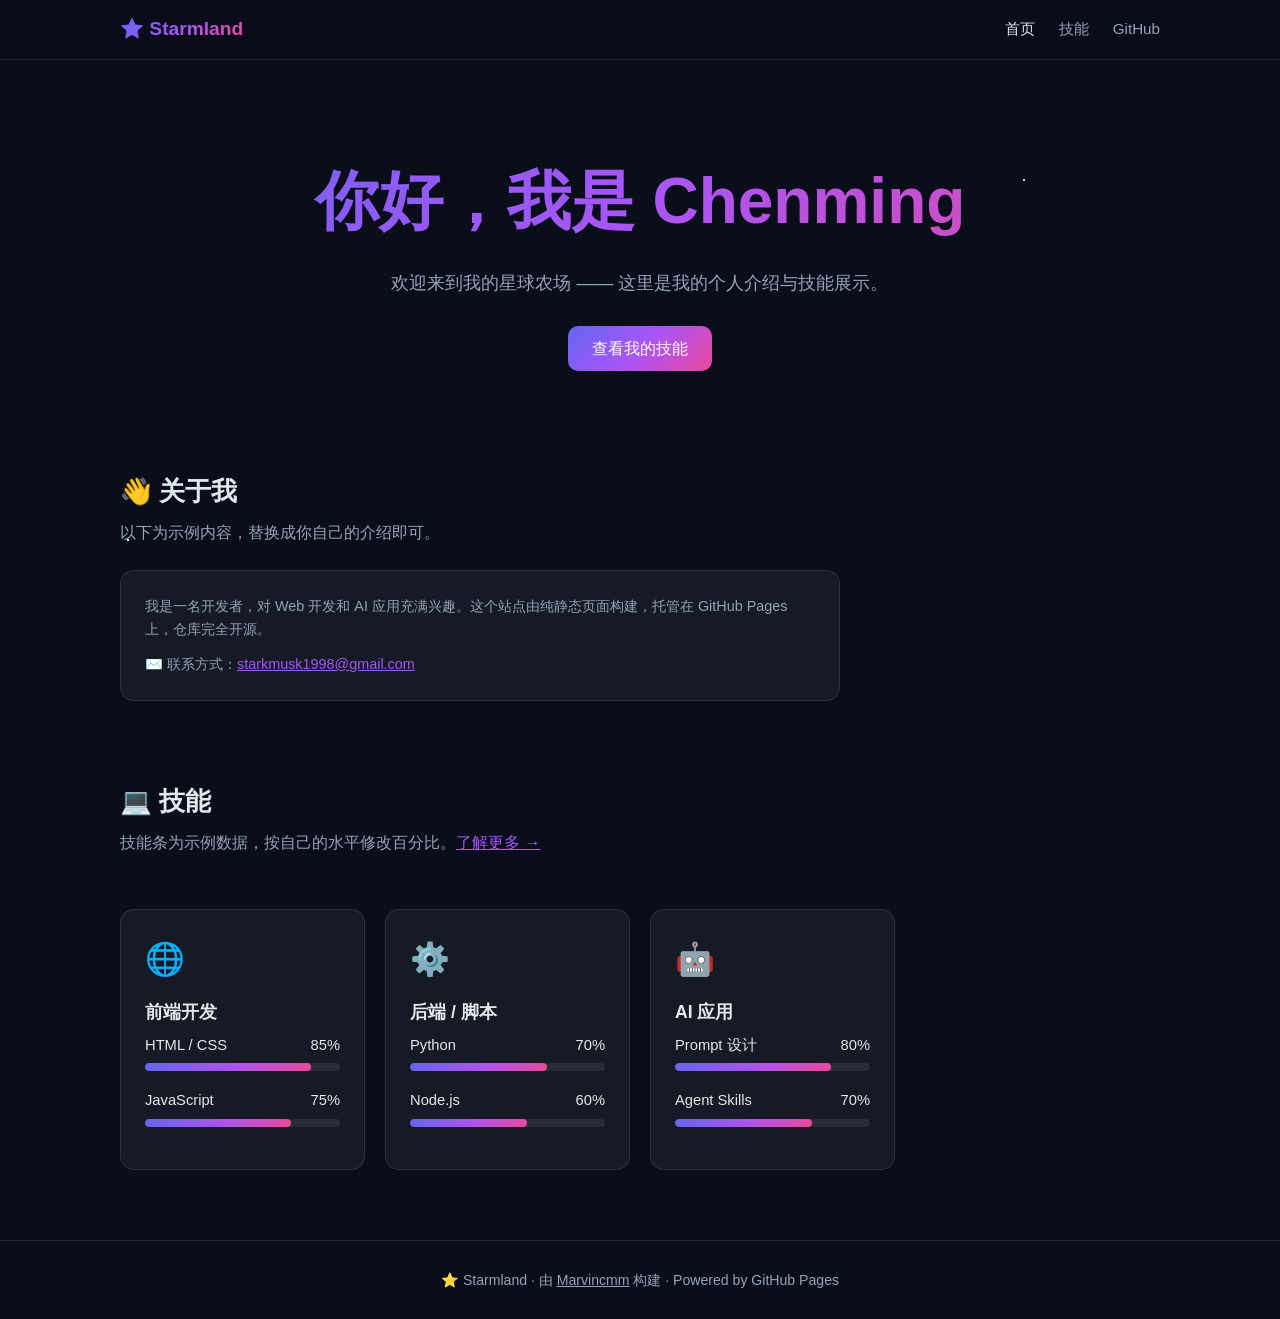
<file: index.html>
<!DOCTYPE html>
<html lang="zh-CN">
<head>
<meta charset="UTF-8">
<meta name="viewport" content="width=device-width, initial-scale=1.0">
<title>Starmland · Chenming 的个人站</title>
<link rel="stylesheet" href="assets/css/style.css">
</head>
<body>
<div class="stars"></div>

<nav>
  <div class="nav-inner">
    <a class="logo" href="index.html">⭐ Starmland</a>
    <div class="nav-links">
      <a href="index.html" class="active">首页</a>
      <a href="skills.html">技能</a>
      <a href="https://github.com/Marvincmm" target="_blank">GitHub</a>
    </div>
  </div>
</nav>

<header class="hero">
  <h1>你好，我是 Chenming</h1>
  <p>欢迎来到我的星球农场 —— 这里是我的个人介绍与技能展示。</p>
  <div style="margin-top:28px;">
    <a class="btn" href="skills.html">查看我的技能</a>
  </div>
</header>

<main class="container">
  <section id="about">
    <div class="section-title">👋 关于我</div>
    <p class="section-sub">以下为示例内容，替换成你自己的介绍即可。</p>
    <div class="card" style="max-width:720px;">
      <p>我是一名开发者，对 Web 开发和 AI 应用充满兴趣。这个站点由纯静态页面构建，托管在 GitHub Pages 上，仓库完全开源。</p>
      <p style="margin-top:12px;">✉️ 联系方式：<a href="mailto:starkmusk1998@gmail.com" style="color:var(--accent2);">starkmusk1998@gmail.com</a></p>
    </div>
  </section>

  <section id="skills">
    <div class="section-title">💻 技能</div>
    <p class="section-sub">技能条为示例数据，按自己的水平修改百分比。<a href="skills.html" style="color:var(--accent2);">了解更多 →</a></p>
    <div class="grid">
      <div class="card">
        <div class="icon">🌐</div>
        <h3>前端开发</h3>
        <div class="skill-row"><div class="label"><span>HTML / CSS</span><span>85%</span></div><div class="bar"><div style="width:85%"></div></div></div>
        <div class="skill-row"><div class="label"><span>JavaScript</span><span>75%</span></div><div class="bar"><div style="width:75%"></div></div></div>
      </div>
      <div class="card">
        <div class="icon">⚙️</div>
        <h3>后端 / 脚本</h3>
        <div class="skill-row"><div class="label"><span>Python</span><span>70%</span></div><div class="bar"><div style="width:70%"></div></div></div>
        <div class="skill-row"><div class="label"><span>Node.js</span><span>60%</span></div><div class="bar"><div style="width:60%"></div></div></div>
      </div>
      <div class="card">
        <div class="icon">🤖</div>
        <h3>AI 应用</h3>
        <div class="skill-row"><div class="label"><span>Prompt 设计</span><span>80%</span></div><div class="bar"><div style="width:80%"></div></div></div>
        <div class="skill-row"><div class="label"><span>Agent Skills</span><span>70%</span></div><div class="bar"><div style="width:70%"></div></div></div>
      </div>
    </div>
  </section>
</main>

<footer>
  <p>⭐ Starmland · 由 <a href="https://github.com/Marvincmm" target="_blank">Marvincmm</a> 构建 · Powered by GitHub Pages</p>
</footer>
</body>
</html>
</file>
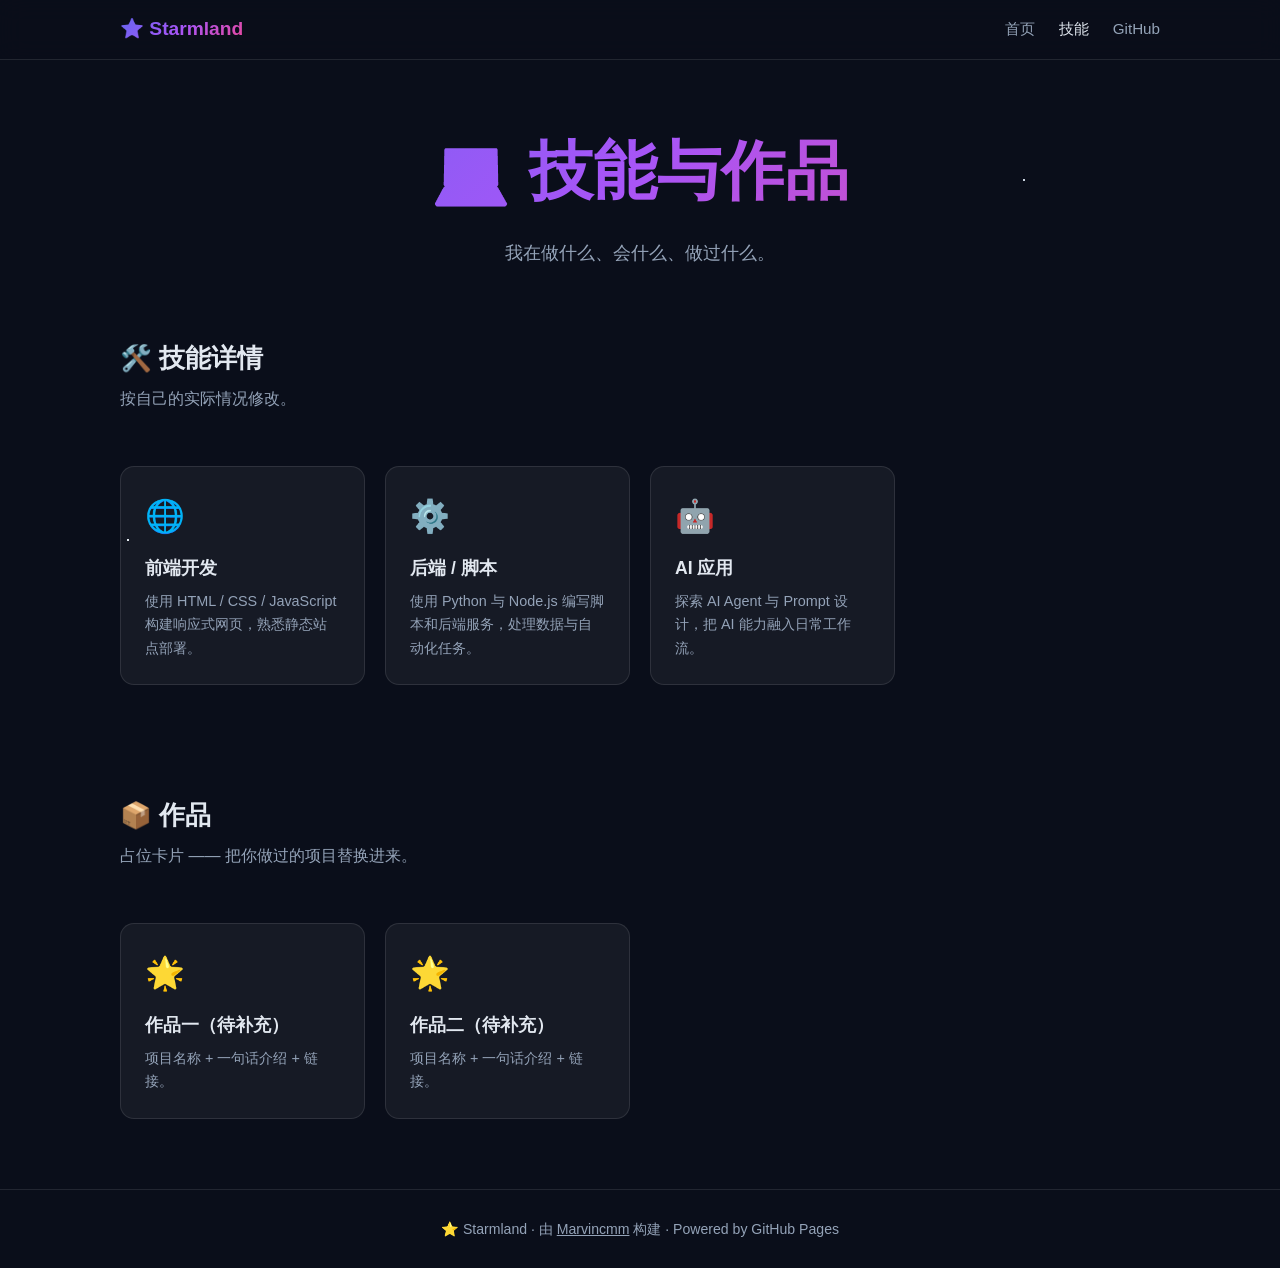
<file: skills.html>
<!DOCTYPE html>
<html lang="zh-CN">
<head>
<meta charset="UTF-8">
<meta name="viewport" content="width=device-width, initial-scale=1.0">
<title>技能与作品 · Starmland</title>
<link rel="stylesheet" href="assets/css/style.css">
</head>
<body>
<div class="stars"></div>

<nav>
  <div class="nav-inner">
    <a class="logo" href="index.html">⭐ Starmland</a>
    <div class="nav-links">
      <a href="index.html">首页</a>
      <a href="skills.html" class="active">技能</a>
      <a href="https://github.com/Marvincmm" target="_blank">GitHub</a>
    </div>
  </div>
</nav>

<header class="hero" style="padding:60px 20px 30px;">
  <h1>💻 技能与作品</h1>
  <p>我在做什么、会什么、做过什么。</p>
</header>

<main class="container">
  <section>
    <div class="section-title">🛠️ 技能详情</div>
    <p class="section-sub">按自己的实际情况修改。</p>
    <div class="grid">
      <div class="card">
        <div class="icon">🌐</div>
        <h3>前端开发</h3>
        <p>使用 HTML / CSS / JavaScript 构建响应式网页，熟悉静态站点部署。</p>
      </div>
      <div class="card">
        <div class="icon">⚙️</div>
        <h3>后端 / 脚本</h3>
        <p>使用 Python 与 Node.js 编写脚本和后端服务，处理数据与自动化任务。</p>
      </div>
      <div class="card">
        <div class="icon">🤖</div>
        <h3>AI 应用</h3>
        <p>探索 AI Agent 与 Prompt 设计，把 AI 能力融入日常工作流。</p>
      </div>
    </div>
  </section>

  <section>
    <div class="section-title">📦 作品</div>
    <p class="section-sub">占位卡片 —— 把你做过的项目替换进来。</p>
    <div class="grid">
      <div class="card">
        <div class="icon">🌟</div>
        <h3>作品一（待补充）</h3>
        <p>项目名称 + 一句话介绍 + 链接。</p>
      </div>
      <div class="card">
        <div class="icon">🌟</div>
        <h3>作品二（待补充）</h3>
        <p>项目名称 + 一句话介绍 + 链接。</p>
      </div>
    </div>
  </section>
</main>

<footer>
  <p>⭐ Starmland · 由 <a href="https://github.com/Marvincmm" target="_blank">Marvincmm</a> 构建 · Powered by GitHub Pages</p>
</footer>
</body>
</html>
</file>
<file: assets/css/style.css>
/* Starmland - 深色星空主题 */
* { margin: 0; padding: 0; box-sizing: border-box; }

:root {
  --bg: #0a0e1a;
  --bg-card: rgba(255, 255, 255, 0.05);
  --border: rgba(255, 255, 255, 0.1);
  --text: #e2e8f0;
  --text-dim: #94a3b8;
  --accent1: #6366f1;
  --accent2: #a855f7;
  --accent3: #ec4899;
  --grad: linear-gradient(135deg, var(--accent1), var(--accent2), var(--accent3));
}

body {
  background: var(--bg);
  color: var(--text);
  font-family: -apple-system, BlinkMacSystemFont, 'Segoe UI', 'PingFang SC', 'Microsoft YaHei', sans-serif;
  min-height: 100vh;
  line-height: 1.6;
}

/* 星空背景 */
.stars {
  position: fixed; inset: 0; z-index: -1; pointer-events: none;
  background-image:
    radial-gradient(1px 1px at 20% 30%, #fff 50%, transparent 50%),
    radial-gradient(1px 1px at 60% 70%, #fff 50%, transparent 50%),
    radial-gradient(1.5px 1.5px at 80% 20%, #cbd5e1 50%, transparent 50%),
    radial-gradient(1px 1px at 40% 80%, #fff 50%, transparent 50%),
    radial-gradient(1px 1px at 90% 60%, #fff 50%, transparent 50%),
    radial-gradient(1.5px 1.5px at 10% 60%, #e2e8f0 50%, transparent 50%),
    radial-gradient(1px 1px at 50% 10%, #fff 50%, transparent 50%),
    radial-gradient(1px 1px at 30% 50%, #94a3b8 50%, transparent 50%);
  animation: twinkle 4s ease-in-out infinite alternate;
}
@keyframes twinkle { from { opacity: 0.4; } to { opacity: 1; } }

.container { max-width: 1080px; margin: 0 auto; padding: 0 20px; }

/* 导航 */
nav {
  position: sticky; top: 0; z-index: 10;
  backdrop-filter: blur(12px);
  background: rgba(10, 14, 26, 0.8);
  border-bottom: 1px solid var(--border);
}
.nav-inner {
  max-width: 1080px; margin: 0 auto; padding: 14px 20px;
  display: flex; align-items: center; justify-content: space-between;
}
.logo {
  font-weight: 700; font-size: 1.2rem; text-decoration: none;
  background: var(--grad); -webkit-background-clip: text; background-clip: text; color: transparent;
}
.nav-links { display: flex; gap: 24px; }
.nav-links a { color: var(--text-dim); text-decoration: none; font-size: 0.95rem; transition: color 0.2s; }
.nav-links a:hover, .nav-links a.active { color: var(--text); }

/* Hero */
.hero { text-align: center; padding: 90px 20px 60px; }
.hero h1 {
  font-size: clamp(2.4rem, 6vw, 4rem); font-weight: 800; margin-bottom: 16px;
  background: var(--grad); -webkit-background-clip: text; background-clip: text; color: transparent;
}
.hero p { color: var(--text-dim); font-size: 1.15rem; max-width: 560px; margin: 0 auto; }

/* 卡片网格 */
.grid { display: grid; grid-template-columns: repeat(auto-fill, minmax(240px, 1fr)); gap: 20px; padding: 30px 0; }
.card {
  background: var(--bg-card); border: 1px solid var(--border); border-radius: 14px;
  padding: 24px; text-decoration: none; color: var(--text); display: block;
  transition: transform 0.2s, border-color 0.2s;
}
.card:hover { transform: translateY(-4px); border-color: rgba(168, 85, 247, 0.5); }
.card .icon { font-size: 2rem; margin-bottom: 12px; }
.card h3 { font-size: 1.1rem; margin-bottom: 8px; }
.card p { color: var(--text-dim); font-size: 0.9rem; }

/* 通用区块 */
section { padding: 40px 0; }
.section-title {
  font-size: 1.6rem; font-weight: 700; margin-bottom: 8px;
}
.section-sub { color: var(--text-dim); margin-bottom: 24px; }

/* 按钮 */
.btn {
  display: inline-block; padding: 10px 24px; border-radius: 10px; border: none;
  background: var(--grad); color: #fff; font-size: 1rem; cursor: pointer;
  text-decoration: none; transition: opacity 0.2s;
}
.btn:hover { opacity: 0.85; }
.btn-ghost {
  background: transparent; border: 1px solid var(--border); color: var(--text);
}

/* 表单元素 */
textarea, input[type="text"], input[type="number"], input[type="datetime-local"], select {
  width: 100%; background: rgba(255, 255, 255, 0.05); color: var(--text);
  border: 1px solid var(--border); border-radius: 10px; padding: 12px 14px;
  font-size: 0.95rem; font-family: inherit; outline: none;
}
textarea:focus, input:focus, select:focus { border-color: var(--accent2); }
textarea { min-height: 180px; resize: vertical; font-family: ui-monospace, 'SF Mono', Consolas, monospace; }
select option { background: #141927; }

/* 工具页布局 */
.tool-wrap { max-width: 760px; margin: 0 auto; padding: 40px 20px 80px; }
.tool-wrap h1 { font-size: 1.8rem; margin-bottom: 6px; }
.tool-wrap .desc { color: var(--text-dim); margin-bottom: 28px; }
.tool-actions { display: flex; gap: 12px; flex-wrap: wrap; margin: 16px 0; }
.result-box {
  background: rgba(255, 255, 255, 0.04); border: 1px solid var(--border);
  border-radius: 10px; padding: 16px; margin-top: 16px;
  white-space: pre-wrap; word-break: break-all; font-family: ui-monospace, 'SF Mono', Consolas, monospace;
  font-size: 0.92rem;
}
.msg-error { color: #f87171; }
.msg-ok { color: #4ade80; }

/* 技能条 */
.skill-row { margin-bottom: 18px; }
.skill-row .label { display: flex; justify-content: space-between; margin-bottom: 6px; font-size: 0.92rem; }
.bar { height: 8px; background: rgba(255, 255, 255, 0.08); border-radius: 4px; overflow: hidden; }
.bar > div { height: 100%; background: var(--grad); border-radius: 4px; }

/* Footer */
footer { border-top: 1px solid var(--border); padding: 28px 20px; text-align: center; color: var(--text-dim); font-size: 0.88rem; }
footer a { color: var(--text-dim); }

@media (max-width: 600px) {
  .nav-links { gap: 14px; }
  .hero { padding: 60px 20px 40px; }
}
</file>
